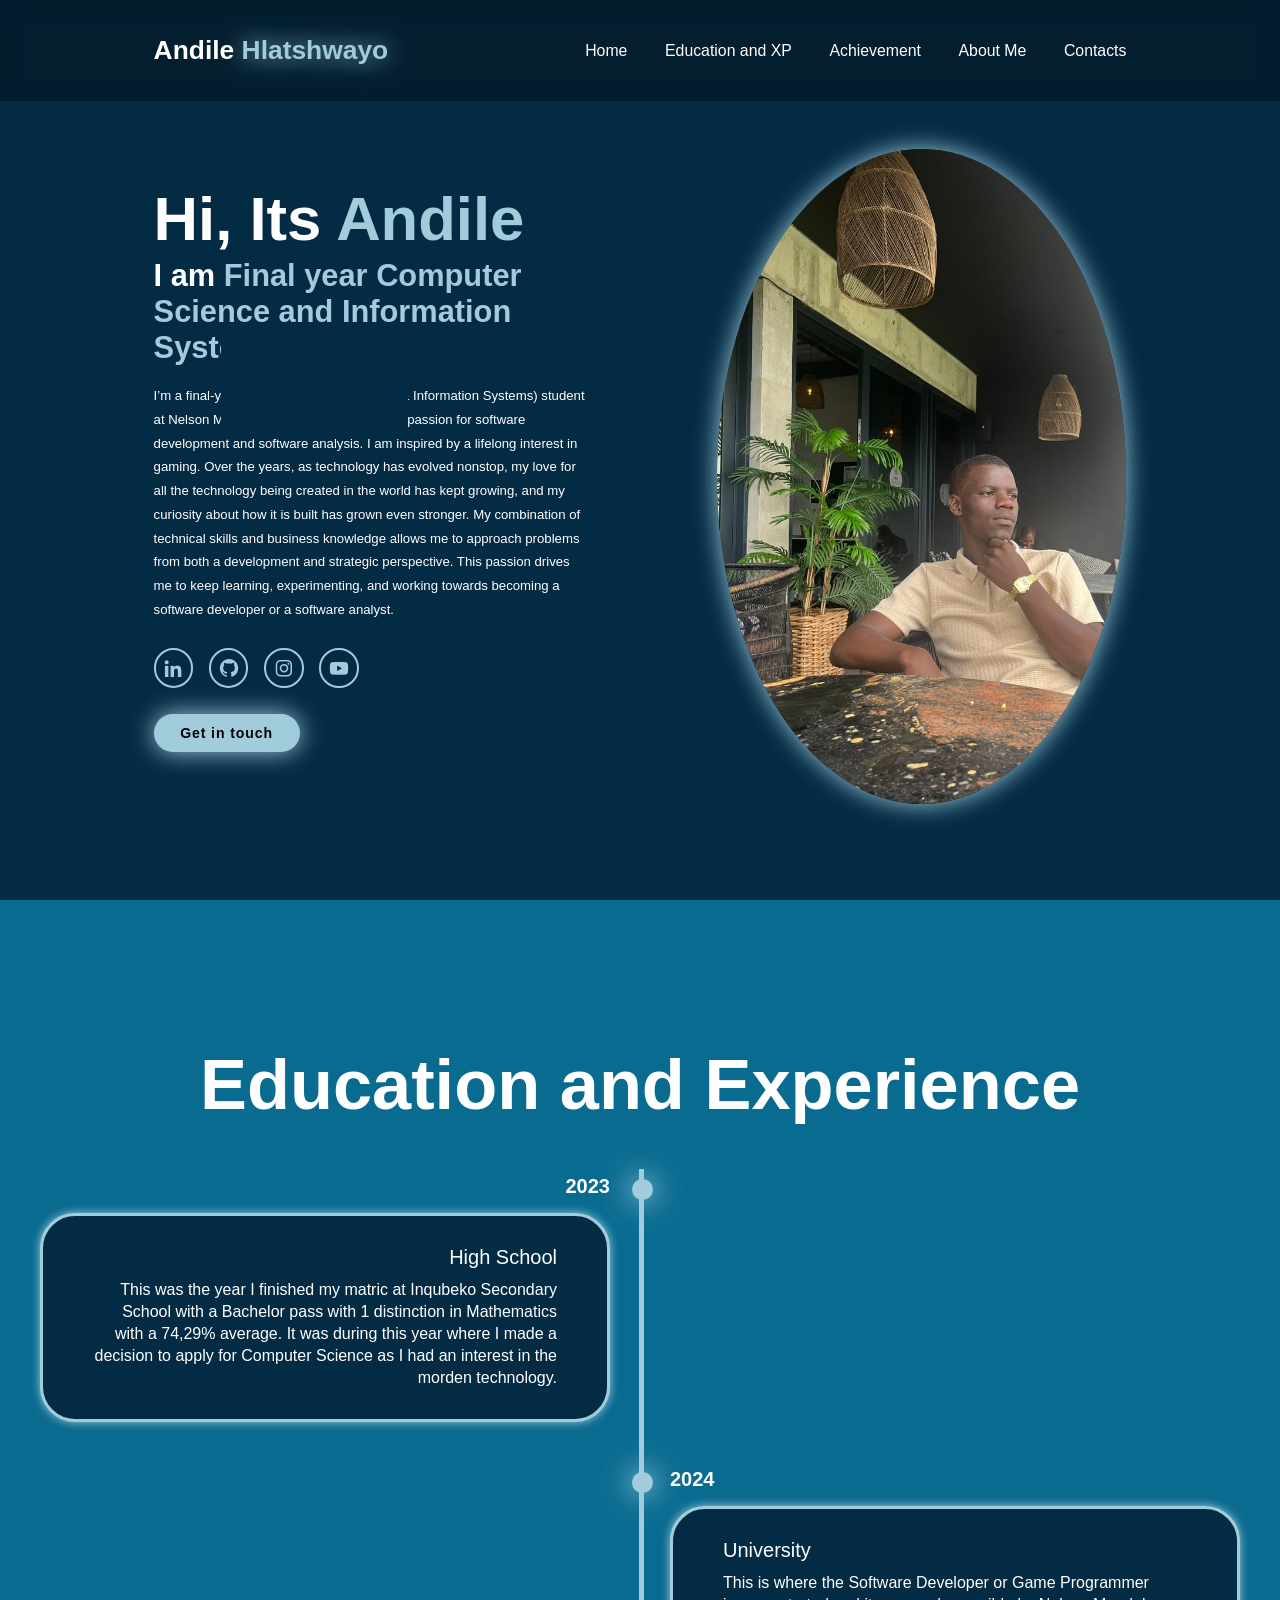
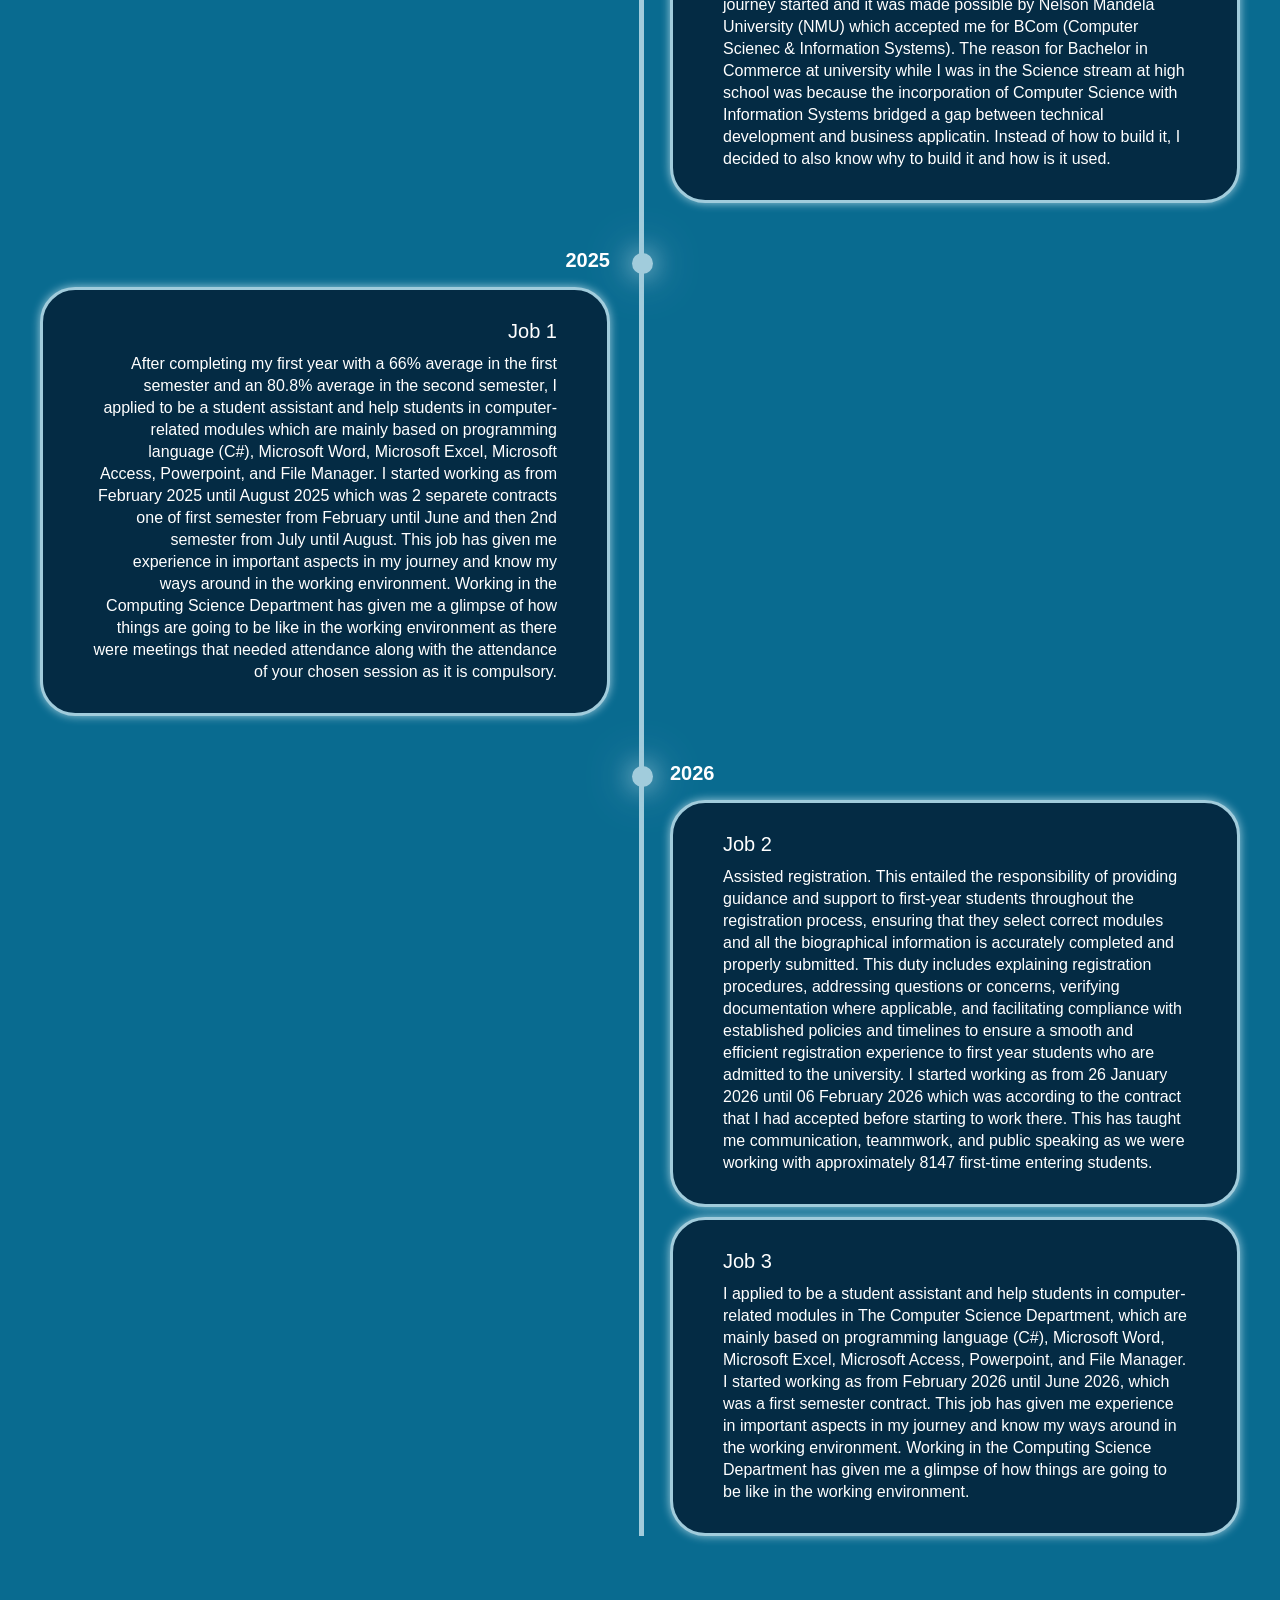
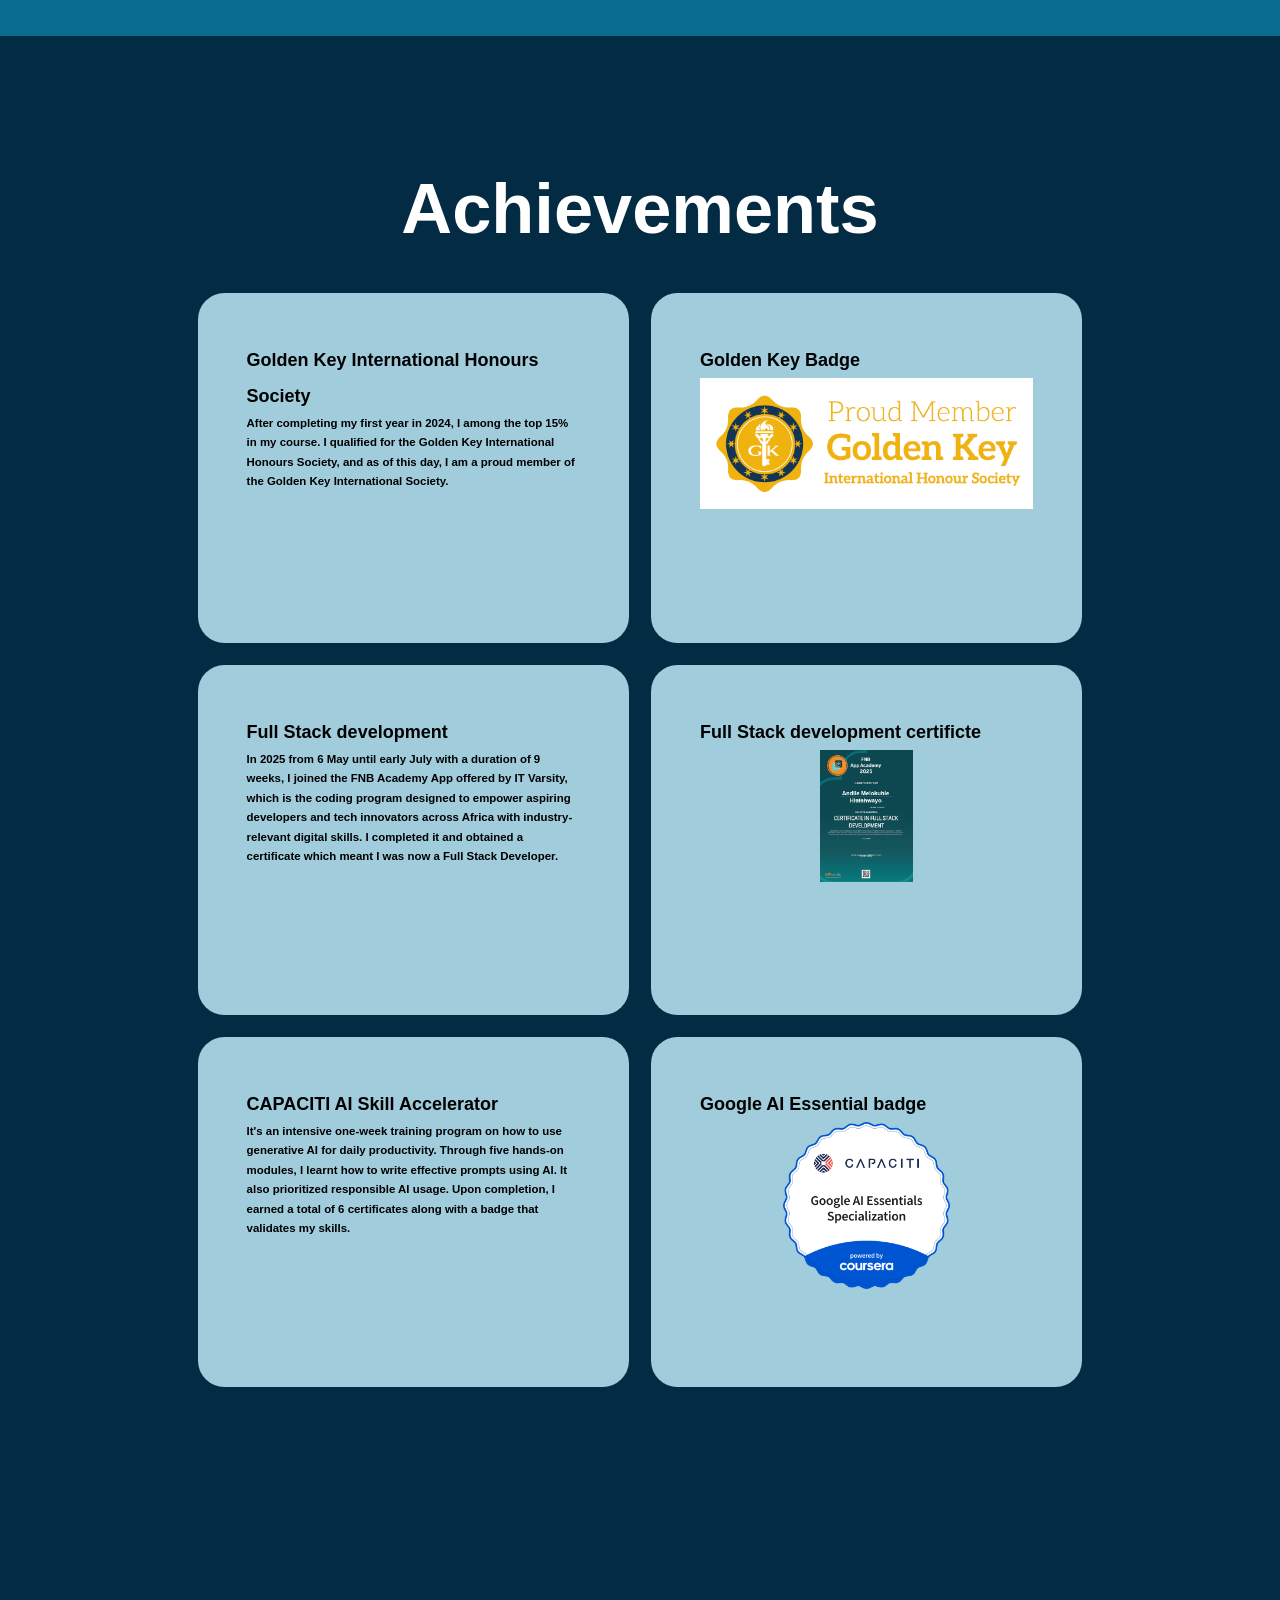
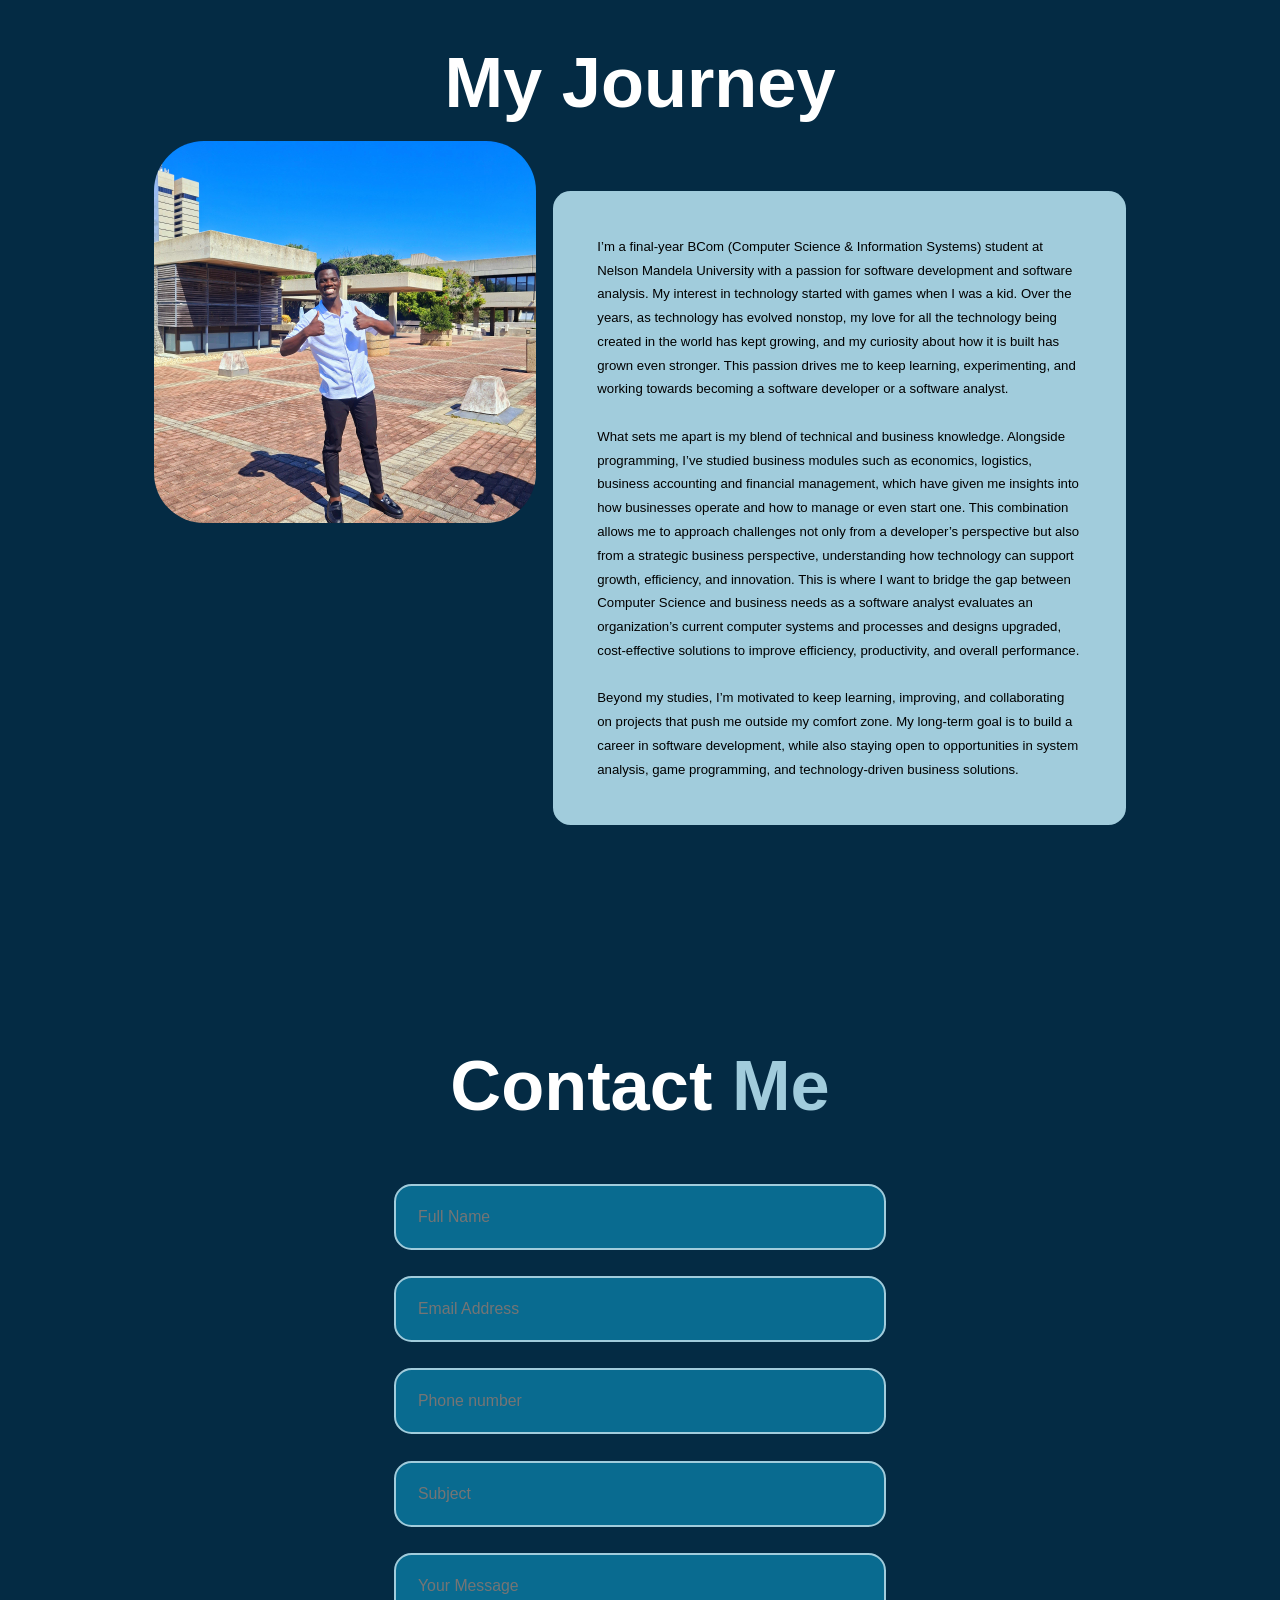
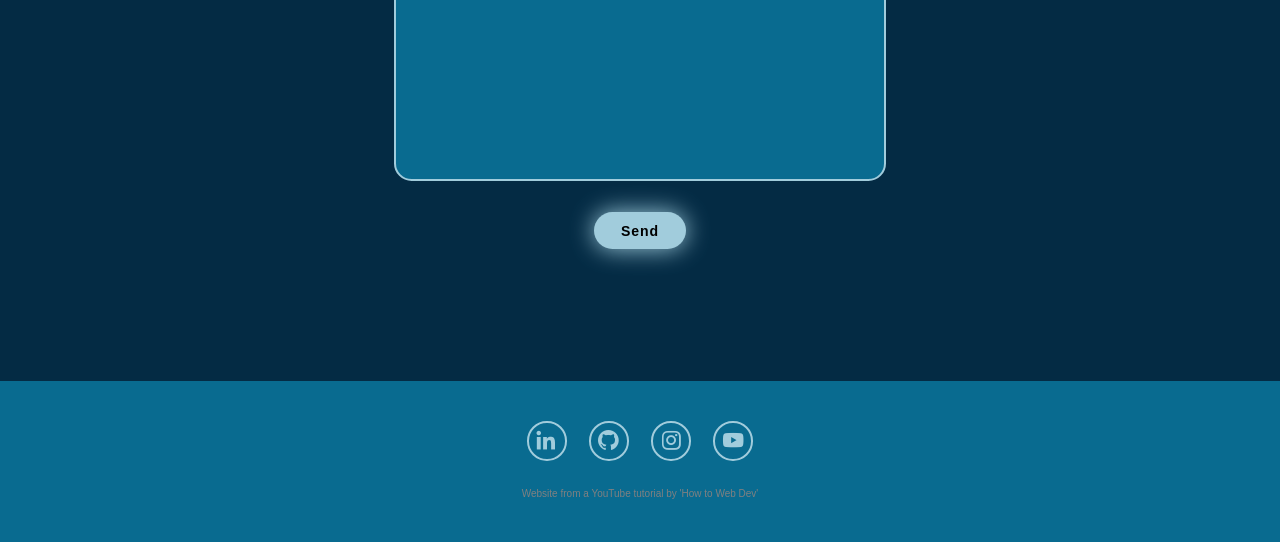
<file: index.html>
<html lang="en">
    <head>
        <meta charset="UTF-8">
        <meta name="viewport" content="width=device-width, initial-scale=1.0">
        <title>Andile's Portfolio website</title>
        <link href="Stylesheet/Stylesheet.css" rel="Stylesheet" type="text/css">
        <link href='https://unpkg.com/boxicons@2.1.4/css/boxicons.min.css' rel='stylesheet'>
    </head>
    <body>
        <header class="header">
            <a href="#home" class="logo">Andile <span>Hlatshwayo</span></a>
            <i class='bx bx-menu' id="menu-icon"></i>
            <nav class="navbar">
                <a href="#home" class="active">Home</a>
                <a href="#education">Education and XP</a>
                <a href="#service">Achievement</a>
                <a href="#About">About Me</a>
                <a href="#contact">Contacts</a>
            </nav>
        </header>

        <section class="home" id="home">
            <div class="home-content">
                <h1> Hi, Its <span>Andile</span></h1>
                <h3 class=text-animation> I am <span></span></h3>
                <p>I’m a final-year BCom (Computer Science & Information Systems) student at Nelson Mandela University with a strong passion for software development and software analysis. I am inspired by a lifelong interest in gaming. Over the years, as technology has evolved nonstop, my love for all the technology being created in the world has kept growing, and my curiosity about how it is built has grown even stronger. My combination of technical skills and business knowledge allows me to approach problems from both a development and strategic perspective. This passion drives me to keep learning, experimenting, and working towards becoming a software developer or a software analyst.</p>
                <div class="social-icons">
                    <a href="https://www.linkedin.com/in/andile-hlatshwayo-a243722b5/"><i class='bx bxl-linkedin'></i></a>
                    <a href="https://github.com/Andile-Hlatshwayo"><i class='bx bxl-github'></i></a>
                    <a href="https://www.instagram.com/viver_05/"><i class='bx bxl-instagram'></i></a>
                    <a href="https://www.youtube.com/@Andile_Hlatshwayo-05"><i class='bx bxl-youtube'></i></a>
                </div>
                <div class="btn-group">
                    <!--<a href="#" class="btn">Hire</a>-->
                    <a href="#contact" class="btn">Get in touch</a>
                </div>
                
            </div>
            <div class="home-img">
                    <img src="Images/Me1.jpeg" alt="Andile's Face">
                </div>
        </section>
        <section class="education"id="education">
            <h2 class="heading">Education and Experience</h2>
            <div class="timeline-items">
                <div class="timeline-item">
                <div class="timeline-dot"></div>
                <div class="timeline-date">2023</div> 
                <div class="timeline-content">
                    <h3>High School</h3>
                    <p>This was the year I finished my matric at Inqubeko Secondary School with a Bachelor pass with 1 distinction in Mathematics with a 74,29% average. It was during this year where I made a decision to apply for Computer Science as I had an interest in the morden technology.</p>
                </div>
            </div>

            <div class="timeline-item">
                <div class="timeline-dot"></div>
                <div class="timeline-date">2024</div> 
                <div class="timeline-content">
                    <h3>University</h3>
                    <p>This is where the Software Developer or Game Programmer journey started and it was made possible by Nelson Mandela University (NMU) which accepted me for BCom (Computer Scienec & Information Systems). The reason for Bachelor in Commerce at university while I was in the Science stream at high school was because the incorporation of Computer Science with Information Systems bridged a gap between technical development and business applicatin. Instead of how to build it, I decided to also know why to build it and how is it used.</p>
                </div>
            </div>
            <div class="timeline-item">
                <div class="timeline-dot"></div>
                <div class="timeline-date">2025</div> 
                <div class="timeline-content">
                    <h3>Job 1</h3>
                    <p>After completing my first year with a 66% average in the first semester and an 80.8% average in the second semester, I applied to be a student assistant and help students in computer-related modules which are mainly based on programming language (C#), Microsoft Word, Microsoft Excel, Microsoft Access, Powerpoint, and File Manager. I started working as from February 2025 until August 2025 which was 2 separete contracts one of first semester from February until June and then 2nd semester from July until August. This job has given me experience in important aspects in my journey and know my ways around in the working environment. Working in the Computing Science Department has given me a glimpse of how things are going to be like in the working environment as there were meetings that needed attendance along with the attendance of your chosen session as it is compulsory.</p>
                </div>
            </div>
            <div class="timeline-item">
                <div class="timeline-dot"></div>
                <div class="timeline-date">2026</div> 
                <div class="timeline-content">
                    <h3>Job 2</h3>
                    <p>Assisted registration. This entailed the responsibility of providing guidance and support to first-year students throughout the registration process, ensuring that they select correct modules and all the biographical information is accurately completed and properly submitted. This duty includes explaining registration procedures, addressing questions or concerns, verifying documentation where applicable, and facilitating compliance with established policies and timelines to ensure a smooth and efficient registration experience to first year students who are admitted to the university. I started working as from 26 January 2026 until 06 February 2026 which was according to the contract that I had accepted before starting to work there. This has taught me communication, teammwork, and public speaking as we were working with approximately 8147 first-time entering students.</p>
                </div>
                <br>
                <div class="timeline-content">
                    <h3>Job 3</h3>
                    <p>I applied to be a student assistant and help students in computer-related modules in The Computer Science Department, which are mainly based on programming language (C#), Microsoft Word, Microsoft Excel, Microsoft Access, Powerpoint, and File Manager. I started working as from February 2026 until June 2026, which was a first semester contract. This job has given me experience in important aspects in my journey and know my ways around in the working environment. Working in the Computing Science Department has given me a glimpse of how things are going to be like in the working environment.</p>
                </div>
            </div>
            
            </div>
        </section>

        <section class="services" id="service">
            <h2 class="heading">Achievements</h2>
            <div class="services-container">
                <div class="service-box">
                    <div class="service-info">
                        <h4>Golden Key International Honours Society</h4>
                        <p>After completing my first year in 2024, I among the top 15% in my course. I qualified for the Golden Key International Honours Society, and as of this day, I am a proud member of the Golden Key International Society.</p>
                    </div>
                </div>
                <div class="service-box">
                    <div class="service-info">
                        <h4>Golden Key Badge</h4>
                        <img src="Images/GK-Badge-_Blue-Flat.png" alt="GK badge">
                    </div>
                </div>
                <div class="service-box">
                    <div class="service-info">
                        <h4>Full Stack development</h4>
                        <p>In 2025 from 6 May until early July with a duration of 9 weeks, I joined the FNB Academy App offered by IT Varsity, which is the coding program designed to empower aspiring developers and tech innovators across Africa with industry-relevant digital skills. I completed it and obtained a certificate which meant I was now a Full Stack Developer.</p>
                    </div>
                </div>
                <div class="service-box">
                    <div class="service-info">
                        <h4>Full Stack development certificte</h4>
                        <img id="Image" src="Images/FNB Academy.png" alt="FNB Academy Certificate">
                    </div>
                </div>
                 <div class="service-box">
                    <div class="service-info">
                        <h4>CAPACITI AI Skill Accelerator</h4>
                        <p>It's an intensive one-week training program on how to use generative AI for daily productivity. Through five hands-on modules, I learnt how to write effective prompts using AI. It also prioritized responsible AI usage. Upon completion, I earned a total of 6 certificates along with a badge that validates my skills.</p>
                    </div>
                </div>
                <div class="service-box">
                    <div class="service-info">
                        <h4>Google AI Essential badge</h4>
                        <img id="second_image" src="Images/Google AI Essentials Specialization completion badge.png" alt="CAPACITI program completion badge">
                    </div>
                </div>

            </div>
            
        </section>
        <section class="about-me" id="About">
            <h2>My Journey</h2>
            <div class="about-container">
                <div class="about-image">
                    <img src="Images/IMG-20251029-WA0083.jpg" alt="Andile full body">
                </div>
                <div class="about-info">
                    <p>I’m a final-year BCom (Computer Science & Information Systems) student at Nelson Mandela University with a passion for software development and software analysis. My interest in technology started with games when I was a kid. Over the years, as technology has evolved nonstop, my love for all the technology being created in the world has kept growing, and my curiosity about how it is built has grown even stronger. This passion drives me to keep learning, experimenting, and working towards becoming a software developer or a software analyst.
                    <br><br>What sets me apart is my blend of technical and business knowledge. Alongside programming, I’ve studied business modules such as economics, logistics, business accounting and financial management, which have given me insights into how businesses operate and how to manage or even start one. This combination allows me to approach challenges not only from a developer’s perspective but also from a strategic business perspective, understanding how technology can support growth, efficiency, and innovation. This is where I want to bridge the gap between Computer Science and business needs as a software analyst evaluates an organization’s current computer systems and processes and designs upgraded, cost-effective solutions to improve efficiency, productivity, and overall performance.
                    <br><br>Beyond my studies, I’m motivated to keep learning, improving, and collaborating on projects that push me outside my comfort zone. My long-term goal is to build a career in software development, while also staying open to opportunities in system analysis, game programming, and technology-driven business solutions.</p>
                </div>
            </div>
        </section>

        <section class="contact" id="contact">
            <h2 class="heading">Contact <span>Me</span></h2>
            <form action="https://formsubmit.co/a7f2ac24976071102de75db7d6a9cdf4" method="post">
                <div class="input-group">
                    <div class="input-box">
                        <input type="text" name="Name" placeholder="Full Name">
                        <input type="email" name="email_address" placeholder="Email Address">
                    </div>
                    <div class="input-box">
                        <input type="number" name="Cell number" placeholder="Phone number">
                        <input type="text" name="Email Subject" placeholder="Subject">
                    </div>
                    <div class="input-group-2">
                        <textarea name="message_content" cols="30" rows="10" placeholder="Your Message"></textarea>
                        <input type="submit" value="Send" class="btn">
                    </div>
                </div>
            </form>
        </section>

        <footer class="footer">
            <div class="social">
                <a href="https://www.linkedin.com/in/andile-hlatshwayo-a243722b5/"><i class='bx bxl-linkedin'></i></a>
                <a href="https://github.com/Andile-Hlatshwayo"><i class='bx bxl-github'></i></a>
                <a href="https://www.instagram.com/viver_05/"><i class='bx bxl-instagram'></i></a>
                <a href="https://www.youtube.com/@Andile_Hlatshwayo-05"><i class='bx bxl-youtube'></i></a>
            </div>
            <ul class="list">
                <li>
                    <P>Website from a YouTube tutorial by 'How to Web Dev'</P>
                </li>
            </ul>
        </footer>
        <script src="Javascript/Javascript.js"></script>
    </body>
</html>
</file>
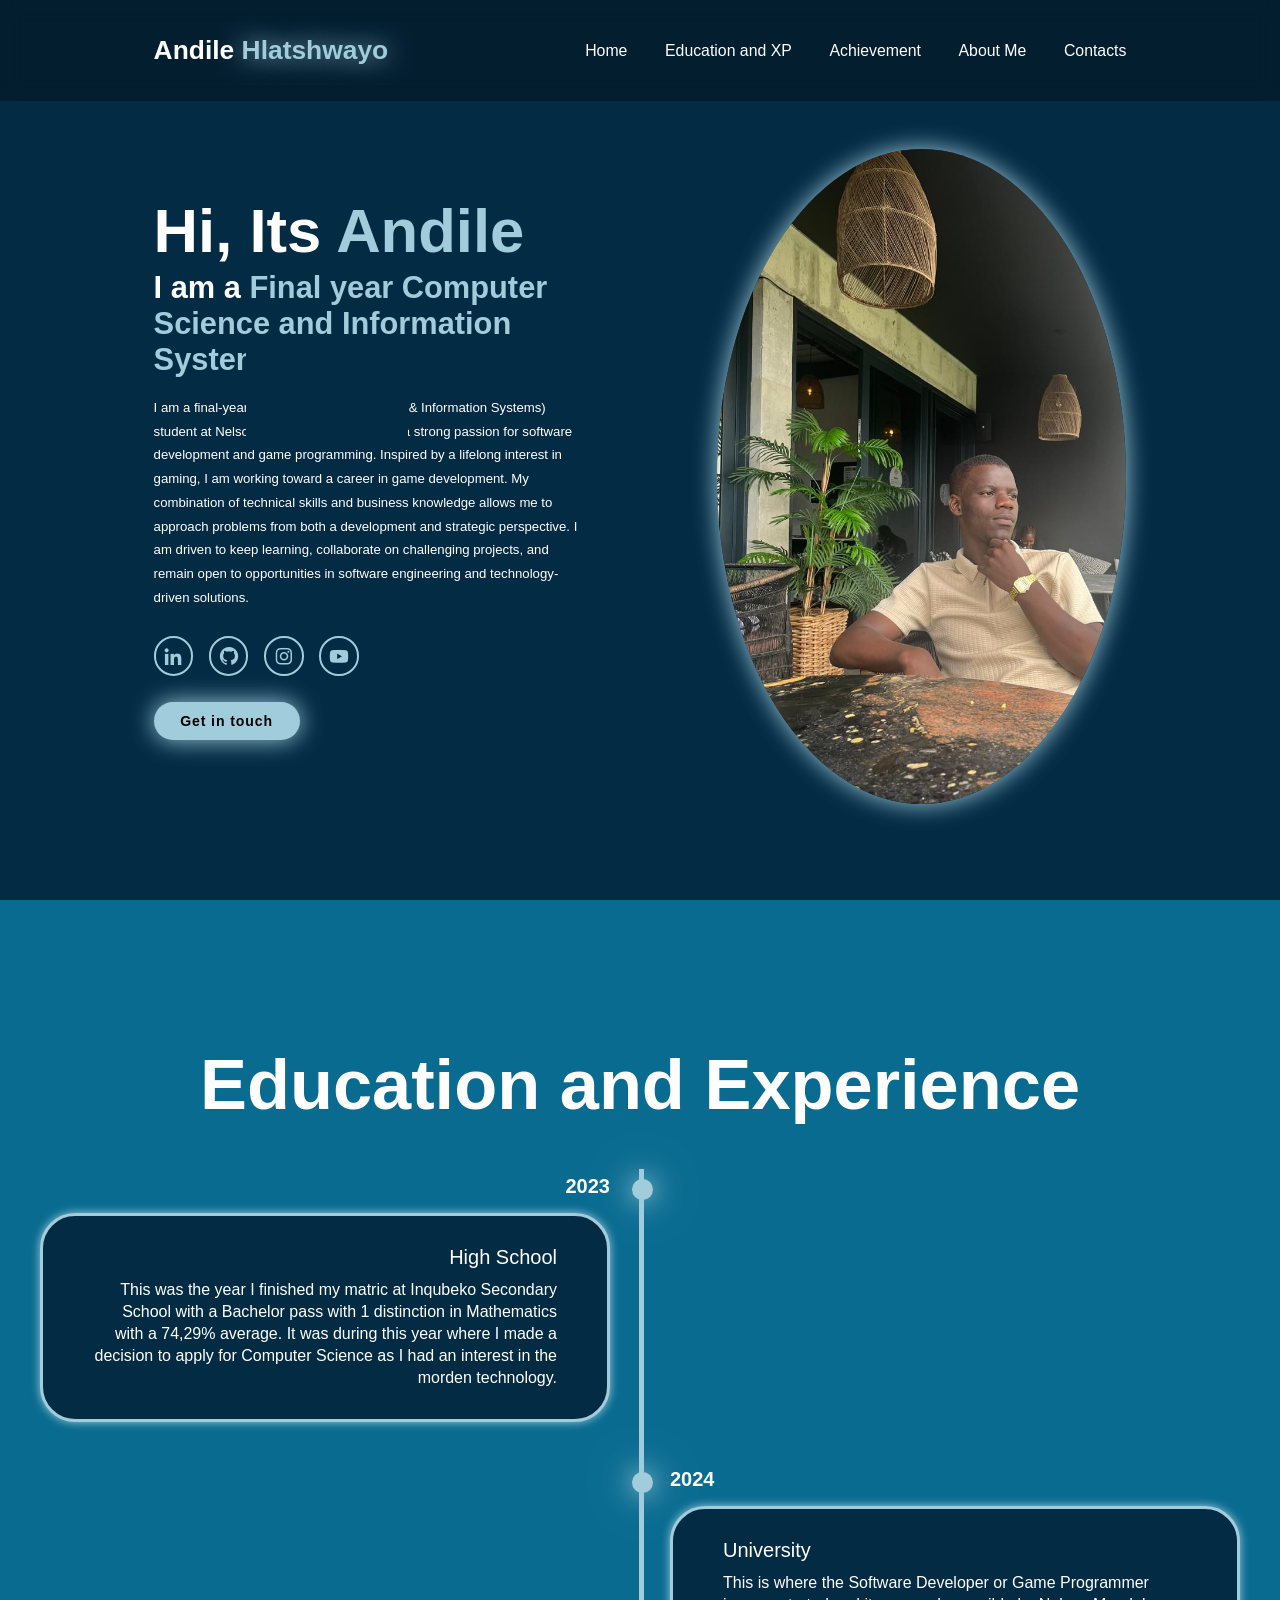
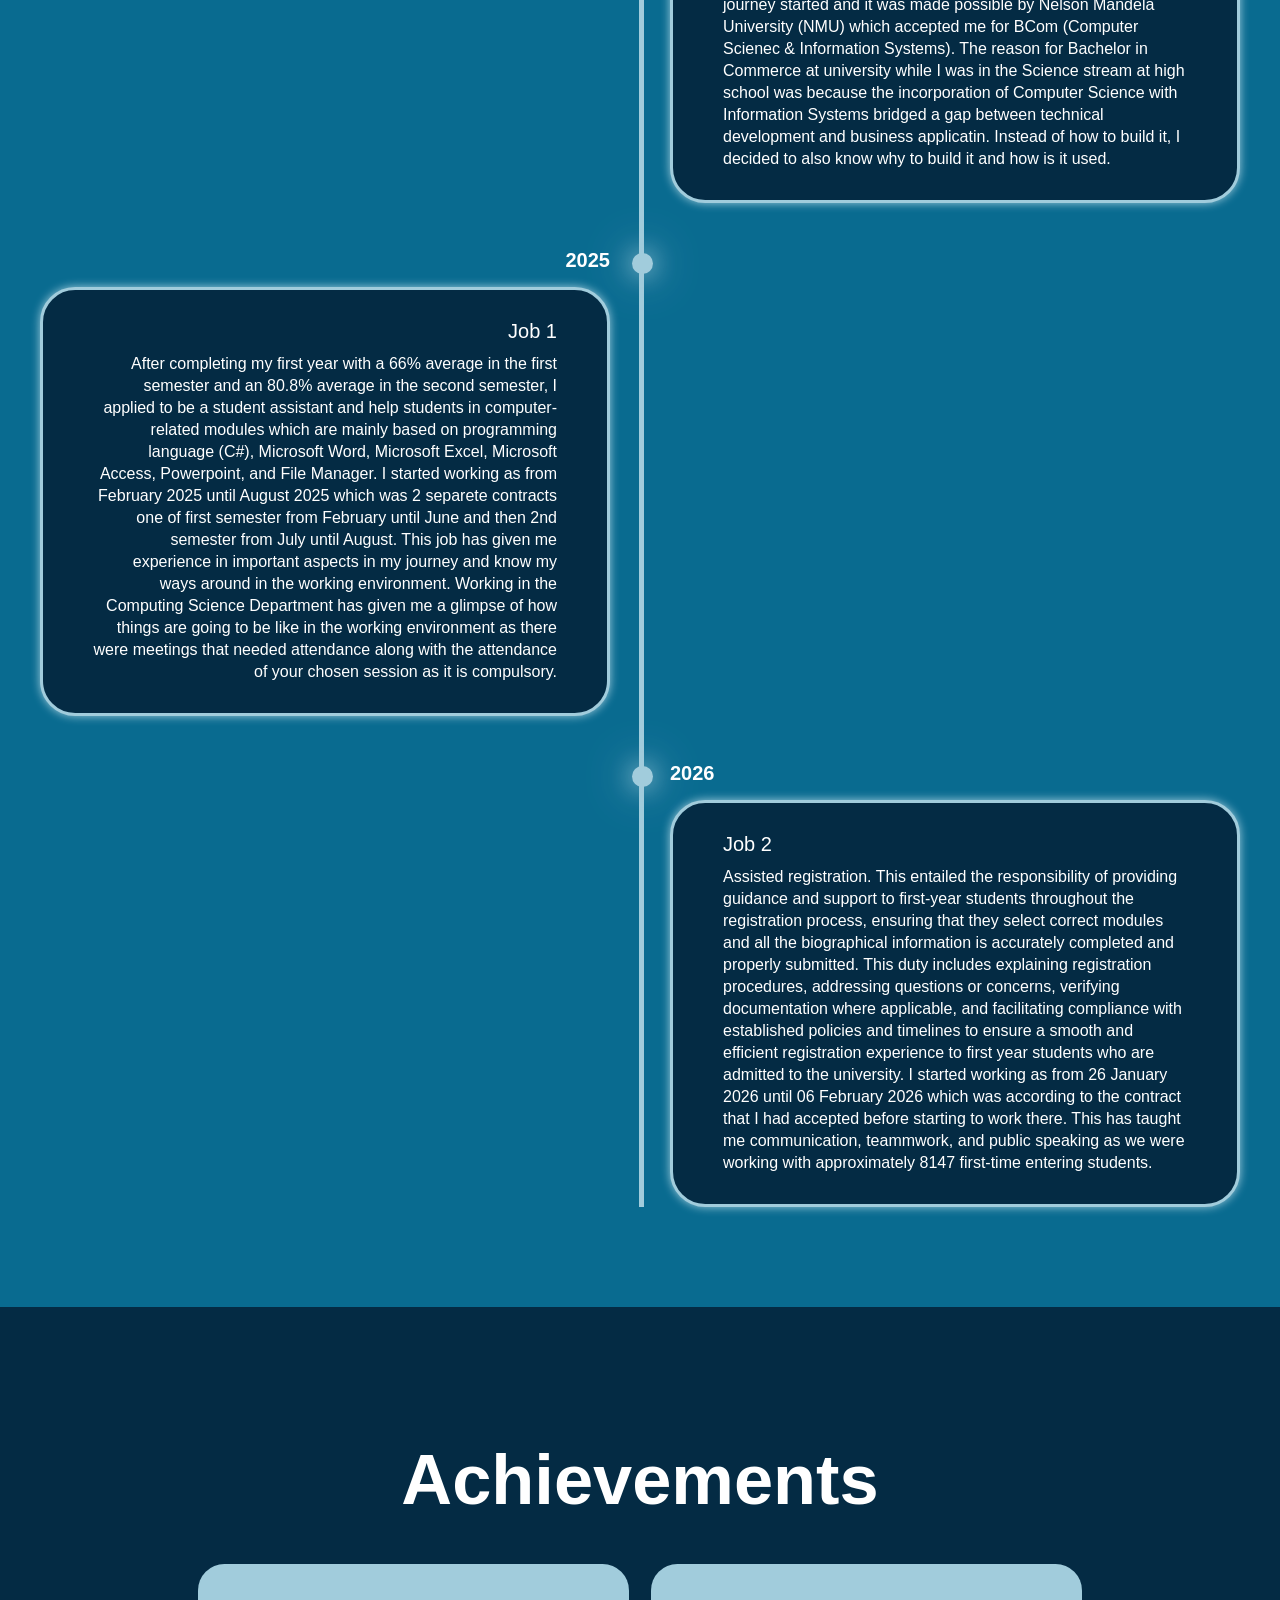
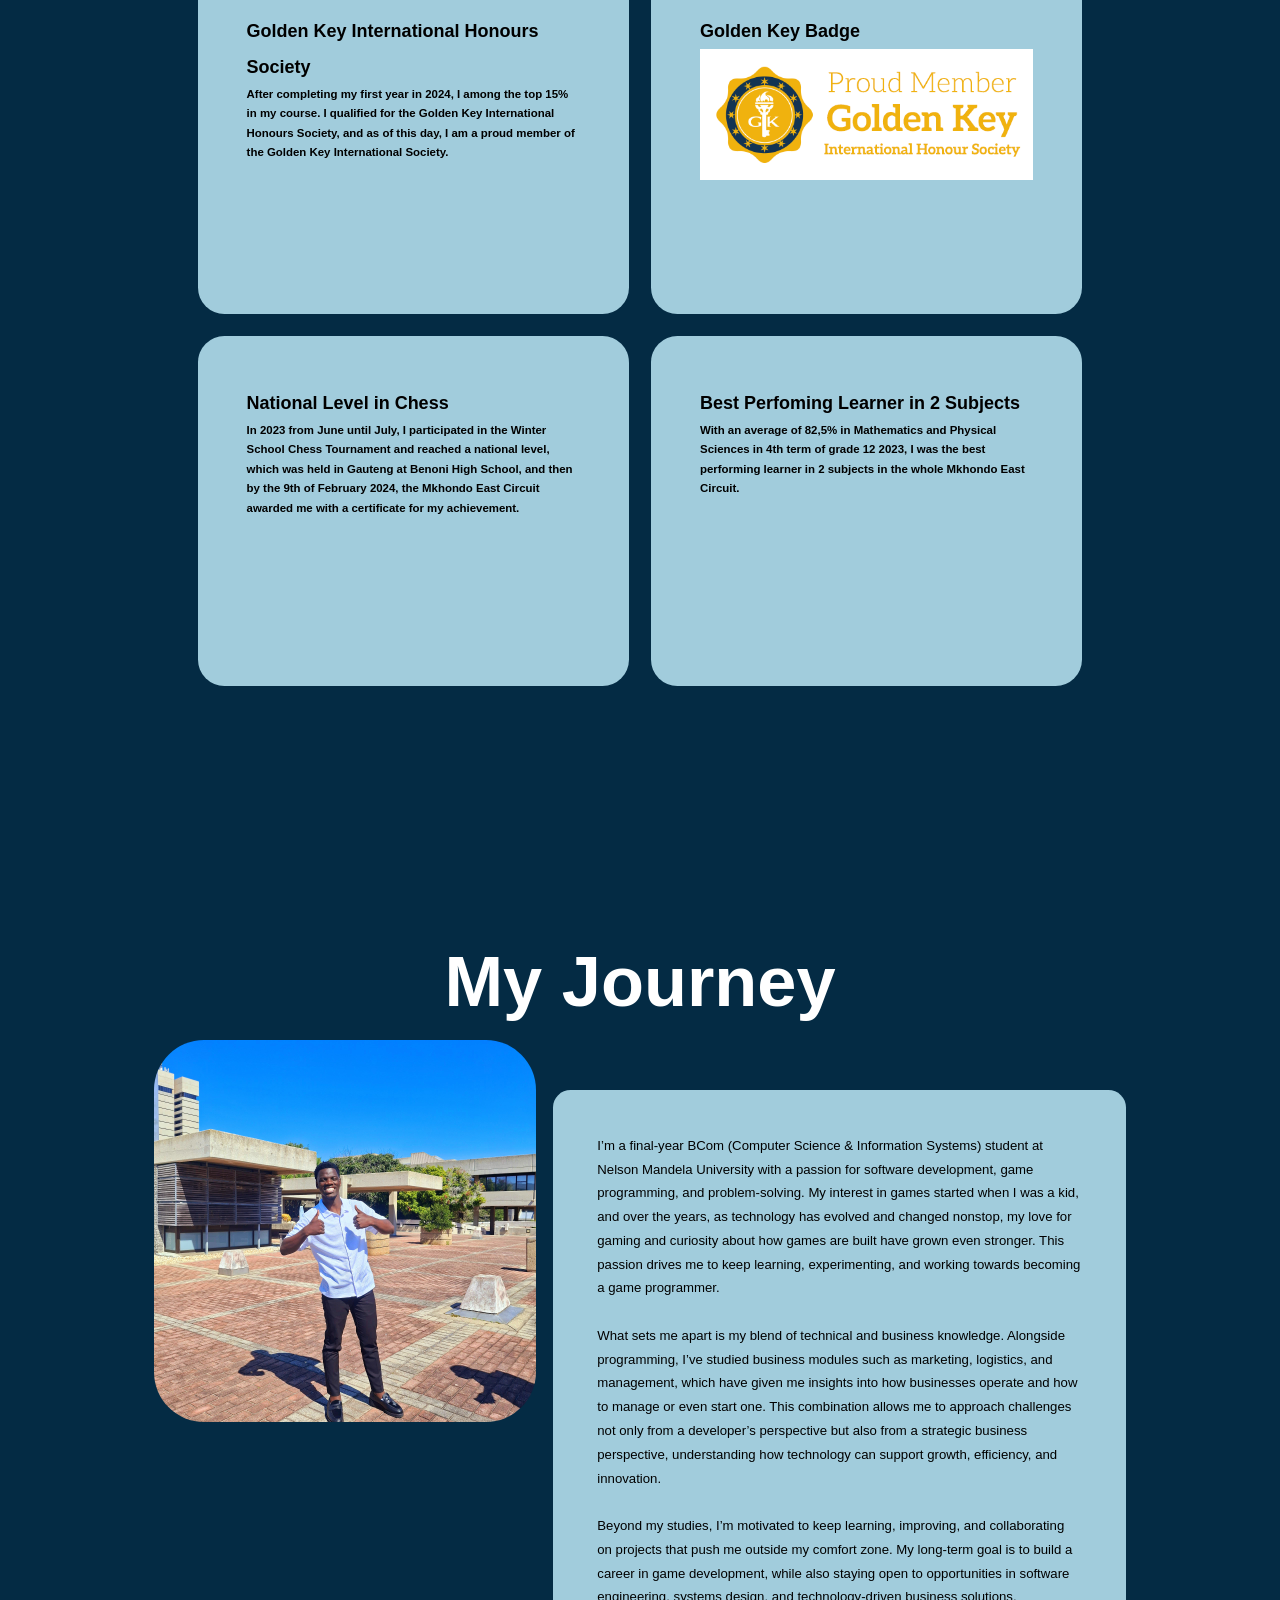
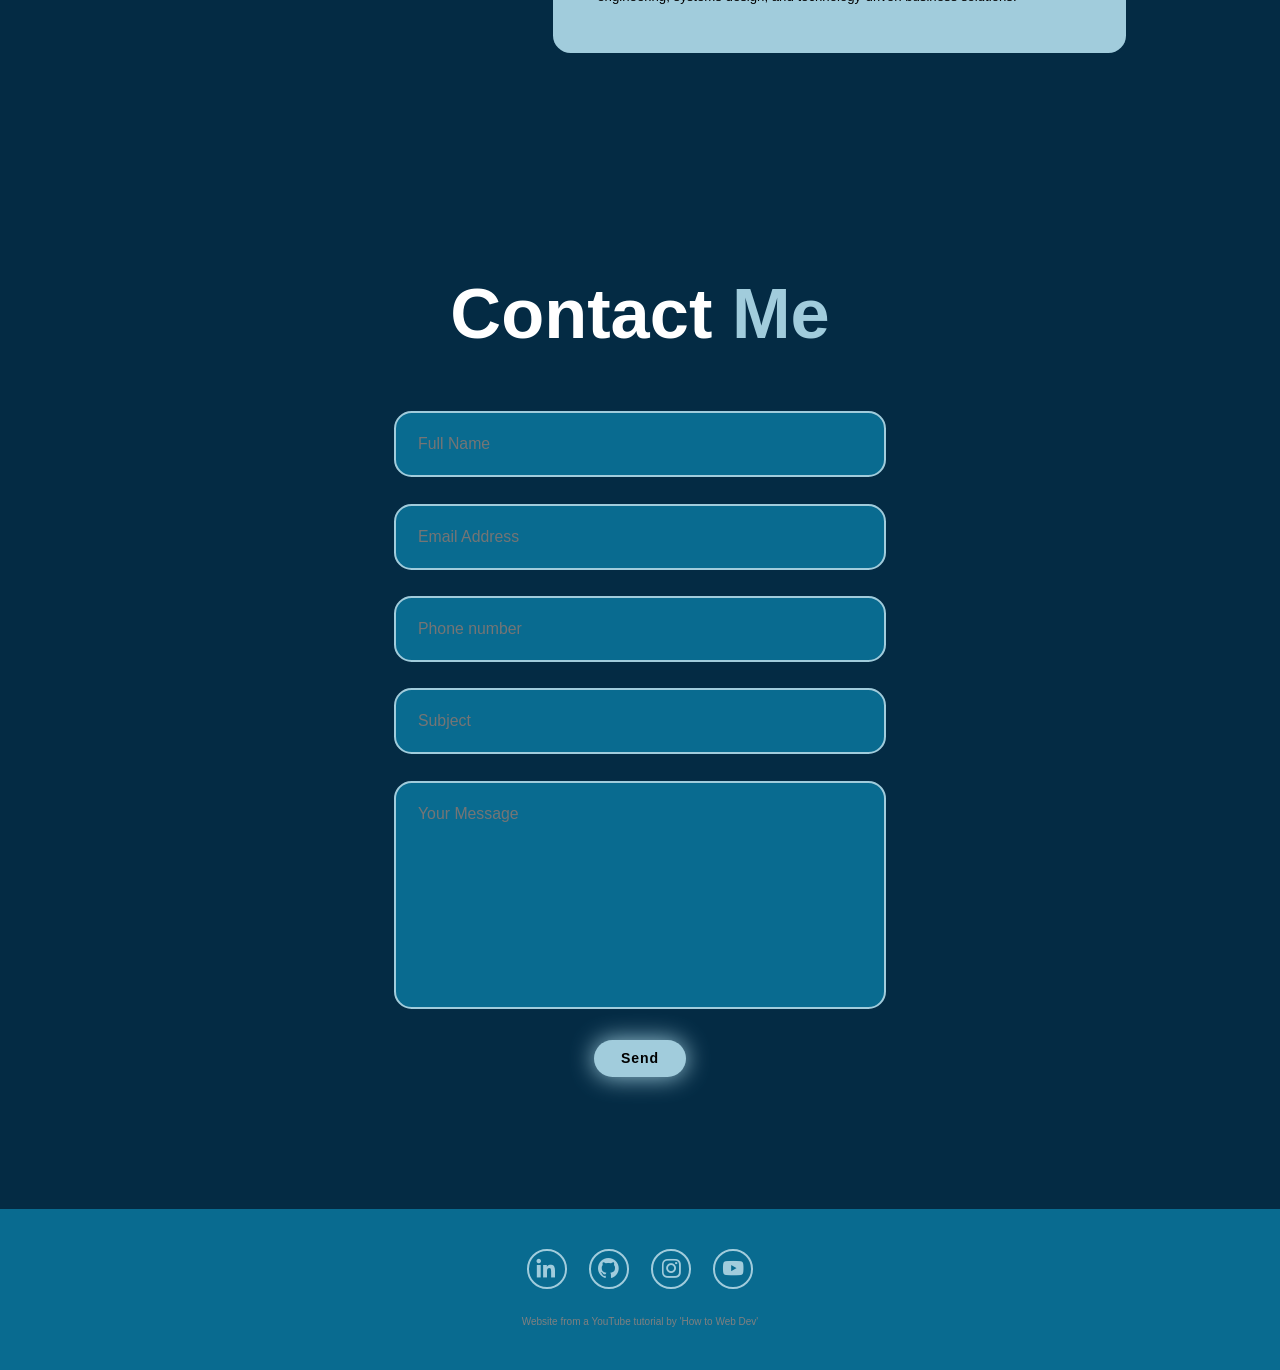
<file: Home.html>
<html lang="en">
    <head>
        <meta charset="UTF-8">
        <meta name="viewport" content="width=device-width, initial-scale=1.0">
        <title>Andile's Portfolio website</title>
        <link href="Stylesheet/Stylesheet.css" rel="Stylesheet" type="text/css">
        <link href='https://unpkg.com/boxicons@2.1.4/css/boxicons.min.css' rel='stylesheet'>
    </head>
    <body>
        <header class="header">
            <a href="#home" class="logo">Andile <span>Hlatshwayo</span></a>
            <i class='bx bx-menu' id="menu-icon"></i>
            <nav class="navbar">
                <a href="#home" class="active">Home</a>
                <a href="#education">Education and XP</a>
                <a href="#service">Achievement</a>
                <a href="#About">About Me</a>
                <a href="#contact">Contacts</a>
            </nav>
        </header>

        <section class="home" id="home">
            <div class="home-content">
                <h1> Hi, Its <span>Andile</span></h1>
                <h3 class=text-animation> I am a <span></span></h3>
                <p>I am a final-year BCom (Computer Science & Information Systems) student at Nelson Mandela University with a strong passion for software development and game programming. Inspired by a lifelong interest in gaming, I am working toward a career in game development. My combination of technical skills and business knowledge allows me to approach problems from both a development and strategic perspective. I am driven to keep learning, collaborate on challenging projects, and remain open to opportunities in software engineering and technology-driven solutions.</p>
                <div class="social-icons">
                    <a href="https://www.linkedin.com/in/andile-hlatshwayo-a243722b5/"><i class='bx bxl-linkedin'></i></a>
                    <a href="https://github.com/Andile-Hlatshwayo"><i class='bx bxl-github'></i></a>
                    <a href="https://www.instagram.com/viver_05/"><i class='bx bxl-instagram'></i></a>
                    <a href="https://www.youtube.com/@Andile_Hlatshwayo-05"><i class='bx bxl-youtube'></i></a>
                </div>
                <div class="btn-group">
                    <!--<a href="#" class="btn">Hire</a>-->
                    <a href="#contact" class="btn">Get in touch</a>
                </div>
                
            </div>
            <div class="home-img">
                    <img src="Images/Me1.jpeg" alt="Andile's Face">
                </div>
        </section>
        <section class="education"id="education">
            <h2 class="heading">Education and Experience</h2>
            <div class="timeline-items">
                <div class="timeline-item">
                <div class="timeline-dot"></div>
                <div class="timeline-date">2023</div> 
                <div class="timeline-content">
                    <h3>High School</h3>
                    <p>This was the year I finished my matric at Inqubeko Secondary School with a Bachelor pass with 1 distinction in Mathematics with a 74,29% average. It was during this year where I made a decision to apply for Computer Science as I had an interest in the morden technology.</p>
                </div>
            </div>

            <div class="timeline-item">
                <div class="timeline-dot"></div>
                <div class="timeline-date">2024</div> 
                <div class="timeline-content">
                    <h3>University</h3>
                    <p>This is where the Software Developer or Game Programmer journey started and it was made possible by Nelson Mandela University (NMU) which accepted me for BCom (Computer Scienec & Information Systems). The reason for Bachelor in Commerce at university while I was in the Science stream at high school was because the incorporation of Computer Science with Information Systems bridged a gap between technical development and business applicatin. Instead of how to build it, I decided to also know why to build it and how is it used.</p>
                </div>
            </div>
            <div class="timeline-item">
                <div class="timeline-dot"></div>
                <div class="timeline-date">2025</div> 
                <div class="timeline-content">
                    <h3>Job 1</h3>
                    <p>After completing my first year with a 66% average in the first semester and an 80.8% average in the second semester, I applied to be a student assistant and help students in computer-related modules which are mainly based on programming language (C#), Microsoft Word, Microsoft Excel, Microsoft Access, Powerpoint, and File Manager. I started working as from February 2025 until August 2025 which was 2 separete contracts one of first semester from February until June and then 2nd semester from July until August. This job has given me experience in important aspects in my journey and know my ways around in the working environment. Working in the Computing Science Department has given me a glimpse of how things are going to be like in the working environment as there were meetings that needed attendance along with the attendance of your chosen session as it is compulsory.</p>
                </div>
            </div>
            <div class="timeline-item">
                <div class="timeline-dot"></div>
                <div class="timeline-date">2026</div> 
                <div class="timeline-content">
                    <h3>Job 2</h3>
                    <p>Assisted registration. This entailed the responsibility of providing guidance and support to first-year students throughout the registration process, ensuring that they select correct modules and all the biographical information is accurately completed and properly submitted. This duty includes explaining registration procedures, addressing questions or concerns, verifying documentation where applicable, and facilitating compliance with established policies and timelines to ensure a smooth and efficient registration experience to first year students who are admitted to the university. I started working as from 26 January 2026 until 06 February 2026 which was according to the contract that I had accepted before starting to work there. This has taught me communication, teammwork, and public speaking as we were working with approximately 8147 first-time entering students.</p>
                </div>
            </div>
            
            </div>
        </section>

        <section class="services" id="service">
            <h2 class="heading">Achievements</h2>
            <div class="services-container">
                <div class="service-box">
                    <div class="service-info">
                        <h4>Golden Key International Honours Society</h4>
                        <p>After completing my first year in 2024, I among the top 15% in my course. I qualified for the Golden Key International Honours Society, and as of this day, I am a proud member of the Golden Key International Society.</p>
                    </div>
                </div>
                <div class="service-box">
                    <div class="service-info">
                        <h4>Golden Key Badge</h4>
                        <p><img src="Images/GK-Badge-_Blue-Flat.png" alt="GK badge"> </p>
                    </div>
                </div>
                <div class="service-box">
                    <div class="service-info">
                        <h4>National Level in Chess</h4>
                        <p>In 2023 from June until July, I participated in the Winter School Chess Tournament and reached a national level, which was held in Gauteng at Benoni High School, and then by the 9th of February 2024, the Mkhondo East Circuit awarded me with a certificate for my achievement.</p>
                    </div>
                </div>
                <div class="service-box">
                    <div class="service-info">
                        <h4>Best Perfoming Learner in 2 Subjects</h4>
                        <p>With an average of 82,5% in Mathematics and Physical Sciences in 4th term of grade 12 2023, I was the best performing learner in 2 subjects in the whole Mkhondo East Circuit.</p>
                    </div>
                </div>

            </div>
            
        </section>
        <section class="about-me" id="About">
            <h2>My Journey</h2>
            <div class="about-container">
                <div class="about-image">
                    <img src="Images/IMG-20251029-WA0083.jpg" alt="Andile full body">
                </div>
                <div class="about-info">
                    <p>I’m a final-year BCom (Computer Science & Information Systems) student at Nelson Mandela University with a passion for software development, game programming, and problem-solving. My interest in games started when I was a kid, and over the years, as technology has evolved and changed nonstop, my love for gaming and curiosity about how games are built have grown even stronger. This passion drives me to keep learning, experimenting, and working towards becoming a game programmer.
                    <br><br>What sets me apart is my blend of technical and business knowledge. Alongside programming, I’ve studied business modules such as marketing, logistics, and management, which have given me insights into how businesses operate and how to manage or even start one. This combination allows me to approach challenges not only from a developer’s perspective but also from a strategic business perspective, understanding how technology can support growth, efficiency, and innovation.
                    <br><br>Beyond my studies, I’m motivated to keep learning, improving, and collaborating on projects that push me outside my comfort zone. My long-term goal is to build a career in game development, while also staying open to opportunities in software engineering, systems design, and technology-driven business solutions.</p>
                </div>
            </div>
        </section>

        <section class="contact" id="contact">
            <h2 class="heading">Contact <span>Me</span></h2>
            <form action="https://formsubmit.co/a7f2ac24976071102de75db7d6a9cdf4" method="post">
                <div class="input-group">
                    <div class="input-box">
                        <input type="text" name="Name" placeholder="Full Name">
                        <input type="email" name="email_address" placeholder="Email Address">
                    </div>
                    <div class="input-box">
                        <input type="number" name="Cell number" placeholder="Phone number">
                        <input type="text" name="Email Subject" placeholder="Subject">
                    </div>
                    <div class="input-group-2">
                        <textarea name="message_content" cols="30" rows="10" placeholder="Your Message"></textarea>
                        <input type="submit" value="Send" class="btn">
                    </div>
                </div>
            </form>
        </section>

        <footer class="footer">
            <div class="social">
                <a href="https://www.linkedin.com/in/andile-hlatshwayo-a243722b5/"><i class='bx bxl-linkedin'></i></a>
                <a href="https://github.com/Andile-Hlatshwayo"><i class='bx bxl-github'></i></a>
                <a href="https://www.instagram.com/viver_05/"><i class='bx bxl-instagram'></i></a>
                <a href="https://www.youtube.com/@Andile_Hlatshwayo-05"><i class='bx bxl-youtube'></i></a>
            </div>
            <ul class="list">
                <li>
                    <P>Website from a YouTube tutorial by 'How to Web Dev'</P>
                </li>
            </ul>
        </footer>
        <script src="Javascript/Javascript.js"></script>
    </body>
</html>
</file>
<file: Stylesheet/Stylesheet.css>
*{
    margin: 0;
    padding: 0;
    box-sizing: border-box;
    text-decoration: none;
    border: none;
    outline: none;
    scroll-behavior: smooth;
    font-family: "Poppins", sans-serif;
}
:root{
    --bg-color: #042B44;
    --second-bg-color: #096B90;
    --text-color: white;
    --main-color: #A1CCDC;

}

html{
    font-size: 60%;
    overflow-x: hidden;
}
body{
    background: var(--bg-color);
    color: var(--text-color);
}
.header{
    position: fixed;
    top: 0;
    left: 0;
    width: 100%;
    padding: 4rem 12% 4rem;
    background: rgba(0,0,0,0.3);
    backdrop-filter: blur(10px);
    display: flex;
    justify-content: space-between;
    align-items: center;
    z-index: 5;
}
.logo{
    font-size: 3rem;
    color: var(--text-color);
    font-weight: 800;
    cursor: pointer;
    transition: 0.3s ease;

}
.logo:hover{
    transform: scale(1.1);
}
.logo span{
    text-shadow: 0 0 25px var(--main-color);
}
.navbar a{
    font-size: 1.8rem;
    color: var(--text-color);
    margin-left: 4rem;
    font-weight: 500;
    transition: 0.3s ease;
    border-bottom: 3px solid transparent;
}
.navbar a:hover, .navbar a.active{
    color: var(--main-color);
    border-bottom: 3px solid var(--main-color);
}
#menu-icon{
    font-size: 3.6rem;
    color: var(--main-color);
    display: none;
}


section{
    min-height: 100vh;
    padding: 10rem 12% 10rem;
}
.home{
    display: flex;
    align-items: center;
    justify-content: center;
    gap: 15rem;
}
.home-content{
    display:flex;
    flex-direction: column;
    align-items: baseline;
    text-align: left;
    justify-content: center;
    margin-top: 3rem;

}
span{
    color: var(--main-color);
}
.logo span{
    color: var(--main-color);
}
.home-content h3{
    margin-bottom: 2rem;
    margin-top: 1rem;
    font-size: 3.5rem;
}
.home-content h1{
    font-size: 7rem;
    font-weight: 700;
    margin-top: 1.5rem;
    line-height: 1;
}
.home-img{
    border-radius: 50%;
}
.home-img img{
    position: relative;
    top: 3rem;
    width: 32vw;
    border-radius: 50%;
    box-shadow: 0 0 25px var(--main-color);
    cursor: pointer;
    transition: 0.4s ease-in-out;
}
.home-img img:hover{
    box-shadow: 0 0 25px var(--main-color), 
    0 0 50px var(--main-color),
     0 0 100px var(--main-color);
}
.home-content p{
    font-size: 1.5rem;
    font-weight: 500;
    max-width: 1000px;
    line-height: 1.8;
}
.social-icons a{
    display: inline-flex;
    justify-content: center;
    align-items: center;
    width: 4.5rem;
    height: 4.5rem;
    background: transparent;
    border: 2px solid var(--main-color);
    font-size: 2.5rem;
    border-radius: 50%;
    color: var(--main-color);
    margin: 3rem 1.5rem 3rem 0;
    transition: 0.3s ease-in-out;
}
.social-icons a:hover{
    color: var(--text-color);
    transform: scale(1.3)translateY(-5px);
    box-shadow: 0 0 25px var(--main-color);
    background-color: var(--main-color);
}
.btn{
    display: inline-block;
    padding: 1rem 2.8rem;
    background: var(--main-color);
    box-shadow: 0 0 25px var(--main-color);
    border-radius: 4rem;
    color: black;
    border: 2px solid transparent;
    letter-spacing: 0.1rem;
    font-weight: 600;
    transition: 0.3s ease-in-out;
    font-size: 1.6rem;
    cursor: pointer;
}
.btn:hover{
    transform: scale(1.05);
    box-shadow: 0 0 50px var(--main-color);
}
.btn-group{
    display: flex;
    align-items: center;
    gap: 1.5rem;

}
.btn-group a:nth-of-type(2){
    background-color: black;
    color: var(--main-color);
    border: 2px solid var(--main-color);
    box-shadow: 0 0 25px transparent;
}
.btn-group a:nth-of-type(2):hover{
    box-shadow: 0 0 25px var(--main-color);
    background-color: var(--main-color);
    color: black;
}
.text-animation{
    font-size: 34px;
    font-weight: 600;
    min-width: 280px;
}
.text-animation span{
    position: relative;
}
.text-animation span::before{
    content: "Final year Computer Science and Information Systems student";
    color: var(--main-color);
    animation: words 20s infinite;
}
.text-animation span::after{
    content: "";
    background-color: var(--bg-color);
    position: absolute;
    width: calc(100% + 8px);
    height: 100%;
    border-left: 3px solid var(--bg-color);
    right: -8px;
    animation: cursor 0.6s infinite, typing 20s steps(16) infinite;

}
@keyframes cursor{
    to{
        border-left: 2px solid var(--main-color);
    }
}
@keyframes words{
    0%, 20%{
        content: "a student at NMU";
    }
    21%, 40%{
        content: "a Full stack developer";
    }
    41%, 60%{
        content: "a problem-solver";
    }
    61%, 80%{
        content: "a critical thinker";
    }
    81%, 100%{
        content: "an agile individual";
    }
}
@keyframes typing{
    10%, 15%, 30%, 35%, 50%, 55%, 70%, 75%, 90%, 95%{
        width: 0;
    }
    5%, 20%, 25%, 40%, 45%, 60%, 65%, 80%, 85%{
        width: calc(100% + 8px);
    }
}




.heading{
    font-size: 8rem;
    text-align: center;
    margin: 5rem 0;
}
.education{
    padding: 100px 15px;
    background: var(--second-bg-color);
}
.education h2{
    margin-bottom: 5rem;
}
.timeline-items{
    max-width: 1200px;
    margin: auto;
    display: flex;
    flex-wrap: wrap;
    position: relative;
}
.timeline-items::before{
    content: "";
    position: absolute;
    width: 5px;
    height: 100%;
    background-color: var(--main-color);
    left: calc(50% - 1px);
}
.timeline-item{
    margin-bottom: 40px;
    width: 100%;
    position: relative;
}
.timeline-item:last-child{
    margin-bottom: 0;
}
.timeline-item:nth-child(odd){
    padding-right: calc(50% + 30px);
    text-align: right;
}
.timeline-item:nth-child(even){
    padding-left: calc(50% + 30px);
}
.timeline-dot{
    height: 21px;
    width: 21px;
    background-color: var(--main-color);
    box-shadow: 0 0 25px var(--main-color), 
                0 0 50px var(--main-color);
    position: absolute;
    left: calc(50% - 8px);
    border-radius: 50%;
    top: 10px;
}
.timeline-date{
    font-size: 20px;
    font-weight: 800;
    color: white;
    margin: 6px 0 15px;
}
.timeline-content{
    background-color: var(--bg-color);
    border: 3px solid var(--main-color);
    padding: 30px 50px;
    border-radius: 4rem;
    box-shadow: 0 0 10px var(--main-color);
    cursor: pointer;
    transition: 0.3s ease-in-out;
}
.timeline-content:hover{
    transform: scale(1.05);
    box-shadow: 0 0 25px var(--main-color);
}
.timeline-content h3{
    font-size: 20px;
    color: white;
    margin: 0 0 10px;
    font-weight: 500;

}
.timeline-content p{
    color: white;
    font-size: 16px;
    font-weight: 300;
    line-height: 22px;
}

::-webkit-scrollbar{
    width: 15px;
}
::-webkit-scrollbar-thumb{
    background-color: var(--main-color);
}
::-webkit-scrollbar-track{
    background-color: var(--bg-color);
    width: 50px;
}


.services{
    background: var(--bg-color);
    color: black;
}
.services h2{
    margin-bottom: 5rem;
    color: white;
}
.services-container{
    display: grid;
    grid-template-columns: repeat(2,1fr);
    align-items: center;
    gap: 2.5rem;
}
.service-box{
    background-color: var(--main-color);
    height: 350px;
    border-radius: 3rem;
    border: 5px solid transparent;
    cursor: pointer;
    transition: 0.4s ease-in-out;
}
.service-box:hover{
    background: white;
    color: black;
    border: 5px solid var(--main-color);
    transform: scale(1.03);
}
.service-box .service-info{
    display: flex;
    flex-direction: column;
    text-align: left;
    max-height: 200px;
    justify-content: left;
    align-items: baseline;
    padding: 5rem 5rem;
}
.service-info h4{
    font-size: 3rem;
    font-weight: 800;
    line-height: 2;
}
.service-info p{
    font-size: 1.6rem;
    font-weight: 600;
    max-height: 100px;
    line-height: 1.7;
    margin: auto;
}
.service-info img{
    width: 100%;
    margin: 0 auto;
}
#Image{
    width: 30%;
    margin: 0 auto;
}
#second_image{
    width: 50%;
    margin: 0 auto;
}

.contact{
    background-color: var(--bg-color);
}
.contact h2{
    margin-bottom: 3rem;
    color: white;
}
.contact form{
    display: flex;
    align-items: center;
    justify-content: center;
    gap: 3rem;
    margin: 5rem auto;
    text-align: center;
}
.contact form .input-box{
    display: flex;
    justify-content: center;
    flex-wrap: wrap;
}
.contact form .input-box input, 
.contact form textarea{
    width: 100%;
    padding: 2.5rem;
    font-size: 1.8rem;
    color: var(--text-color);
    background: var(--second-bg-color);
    border-radius: 2rem;
    border: 2px solid var(--main-color);
    margin: 1.5rem 0;
    resize: none;
}
.contact form .btn{
    margin-top: 2rem;

}
.footer{
    position: relative;
    bottom: 0;
    width: 100%;
    padding: 40px 0;
    background-color: var(--second-bg-color);
}
.footer .social{
    text-align: center;
    padding-bottom: 25px;
    color: var(--main-color);
}
.footer .social a{
    font-size: 2.8rem;
    color: var(--main-color);
    border: 2px solid var(--main-color);
    width: 4.5rem;
    height: 4.5rem;
    line-height: 42px;
    text-align: center;
    border-radius: 50%;
    margin: 0 10px;
    transition: 0.3s ease-in-out;
    display: inline-flex;
    justify-content: center;
    align-items: center;
}
.footer .social a:hover{
    transform: scale(1.2)translateY(-10px);
    background-color: var(--main-color);
    color: black;
    box-shadow: 0 0 25px var(--main-color);
}
.footer ul{
    margin-top: 0;
    padding: 0;
    font-size: 18px;
    line-height: 1.6;
    margin-bottom: 0;
    text-align: center;
}
.footer ul li{
    display: inline-block;
    padding: 0 15px;
}
.footer ul li p{
    font-size: x-small;
    color: grey;
}

@media(max-width:1285px){
    html{
        font-size: 55%;
    }
    .services-container{
        padding-bottom: 7rem;
        grid-template-columns: repeat(2,1fr);
        margin: 0 5rem;
    }
    .about-container{
        display: block;
    }
    .service-info p{
        font-size: 1.3rem;
    }
    .service-info h4{
        font-size: large;
    }
    #Image{
        width: 55%;
        margin: 0 auto;
    }

}
@media(max-width:991px){
    header{
        padding: 2rem 3%;
    }
    section{
        padding: 10rem 3% 2rem;
    }
    .timeline-items::before{
        left: 7px;
    }
    .timeline-item:nth-child(odd){
        padding-right: 0;
        text-align: left;
    }
    .timeline-item:nth-child(odd),
     .timeline-item:nth-child(even){
        padding-left: 37px;
    }
    .timeline-dot{
        left: 0;
    }
    .services{
        padding-bottom: 7rem;
    }
    .contact form{
        flex-direction: column;
    }
    .footer{
        padding: 2rem 3%;
    }

}
@media(max-width:895px){
    #menu-icon{
        display: block;
    }
    .navbar{
        position: absolute;
        top: 100%;
        right: 0;
        width: 50%;
        padding: 1rem 3%;
        background: rgba(0,0,0,0.8);
        backdrop-filter: blur(20px);
        border-bottom-left-radius: 2rem;
        border-left: 2px solid var(--main-color);
        border-bottom: 2px solid var(--main-color);
        display: none;
    }
    .navbar.active{
        display: block;
    }
    .navbar a{
        display: block;
        font-size: 2rem;
        margin: 3rem 0;
        color: white;
    }
    .home{
        flex-direction: column-reverse;
        margin: 5rem 4rem;
    }
    .home-content h3{
        font-size: 2.6rem;
    }
    .home-content h1{
        font-size: 8rem;
        margin-top: 3rem;
    }
    .home-content p{
        max-width: 600px;
        margin: 0 auto;
    }
    .home-img img{
        width: 56dvw;
    }
    .services h2{
        margin-bottom: 3rem;
    }
    .services-container{
        grid-template-columns: repeat(1,1fr);
    }
    .about-me{
        padding: 0;
        margin: 0;
    }
    .about-container{
        display: block;
    }
    .about-info{
        overflow: auto;
        
    }
    #Image{
        width: 28%;
        margin: 0 auto;
    }
    
}



.about-image{
    width: 40%;
    margin: 0 auto;
    padding-bottom: 50px;
}
.about-image img{
    width: 100%;
    height: auto;
    border-radius: 50px;
}
.about-info{
    width: 60%;
    margin: 0 auto;
    padding-top: 50px;
}
.about-container{
    display: flex;
    gap: 2rem;
}
.about-info p{
    font-size: 1.5rem;
    font-weight: 500;
    line-height: 1.8;
    background: var(--main-color);
    color: black;
    border-radius: 2rem;
    padding: 5rem;
    transition: 0.3s ease-in-out;
}
.about-info p:hover{
    background: white;
    color: black;
    border: 5px solid var(--main-color);
    transform: scale(1.03);
}
.about-me h2{
    margin-bottom: 5rem;
    color: white;
    font-size: 8rem;
    text-align: center;
    margin: 2rem 0;
}
@media (max-width: 768px) {
    .about-container {
        flex-direction: row;
    }

    .about-info {
        max-height: 300px;
        overflow: auto;
    }
    .service-info img{
        width: 90%;
        margin: 0 auto;
    }
    .service-info p{
        font-size: 1rem;
    }
    .service-info h4{
        font-size: large;
    }
    #Image{
        width: 28%;
        margin: 0 auto;
    }

}

@media (max-width: 480px) {
    .service-info p{
        font-size: 1rem;
    }
    .service-info h4{
        font-size: large;
    }
    #Image{
        width: 60%;
        margin: 0 auto;
    }
 }
 @media (max-width: 2500px) {
    #Image{
        width: 20%;
        margin: 0 auto;
    }
    .service-info img{
        width: 70%;
        margin: 0 auto;
    }
 }
  @media (max-width: 1444px) {
    #Image{
        width: 28%;
        margin: 0 auto;
    }
    .service-info img{
        width: 100%;
        margin: 0 auto;
    }
 }
</file>
